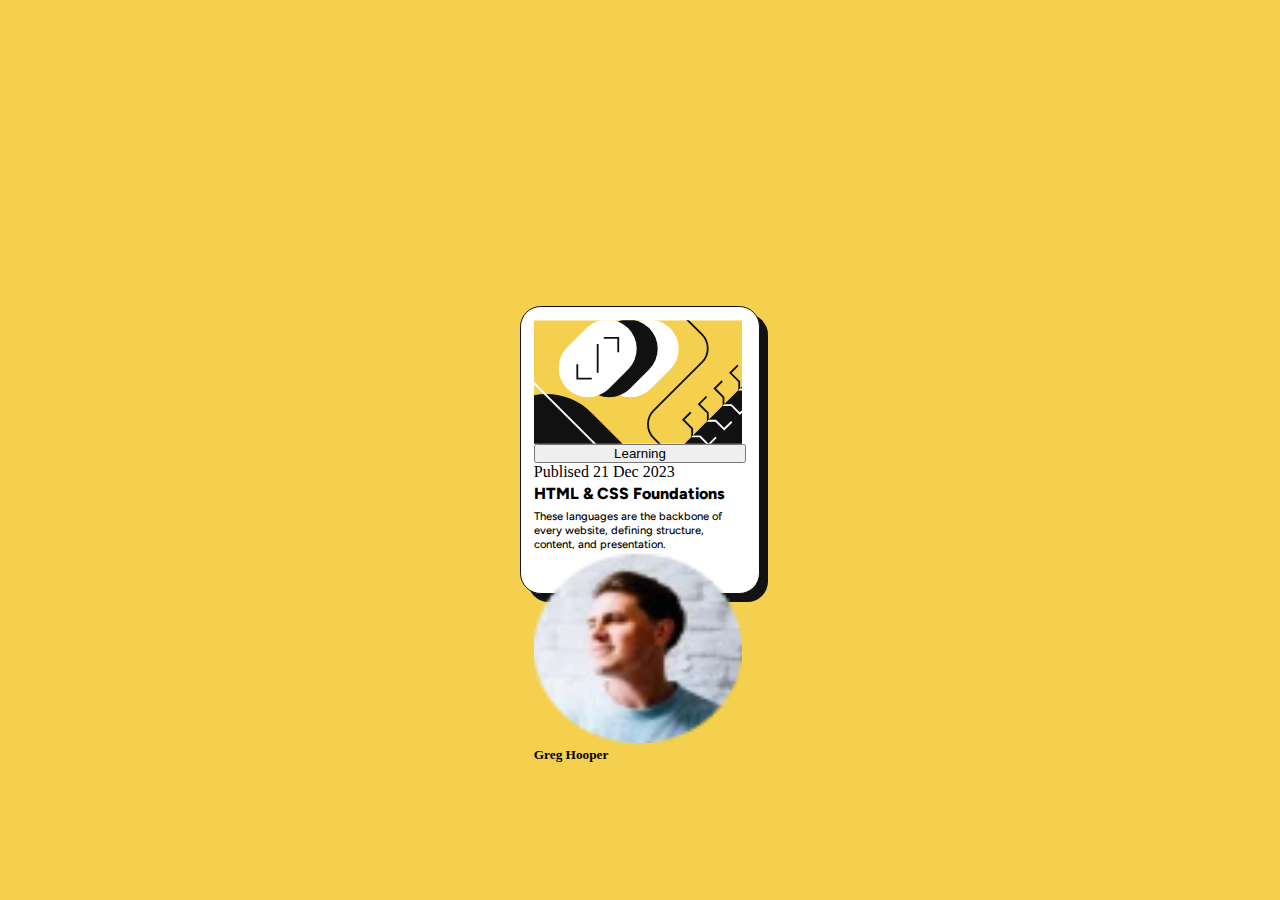
<file: index.html>
<!DOCTYPE html>
<html lang="en">
<head>
    <meta charset="UTF-8">
    <meta name="viewport" content="width=device-width, initial-scale=1.0, maximum-scale=1">
    <title>Blog Preview Card</title>

    <!-- Css File -->
     <link rel="stylesheet" href="index.css">

     

     
</head>
<body>
    <!-- Main content goes here -->
    <main class="container">
        <div class="blog_card">
            <img src="image.svg" alt="Head Image">
            <button>Learning</button>
            <span>Publised 21 Dec 2023</span>
            <h1>HTML & CSS Foundations</h1>
            <p>These languages are the backbone of every website, defining structure, content, and presentation.</p>
            <div id="info">
                <img src="man.webp" alt="man's Photo">
                <h5>Greg Hooper</h5>
            </div>
        </div>
    </main>
    
</body>
</html>
</file>
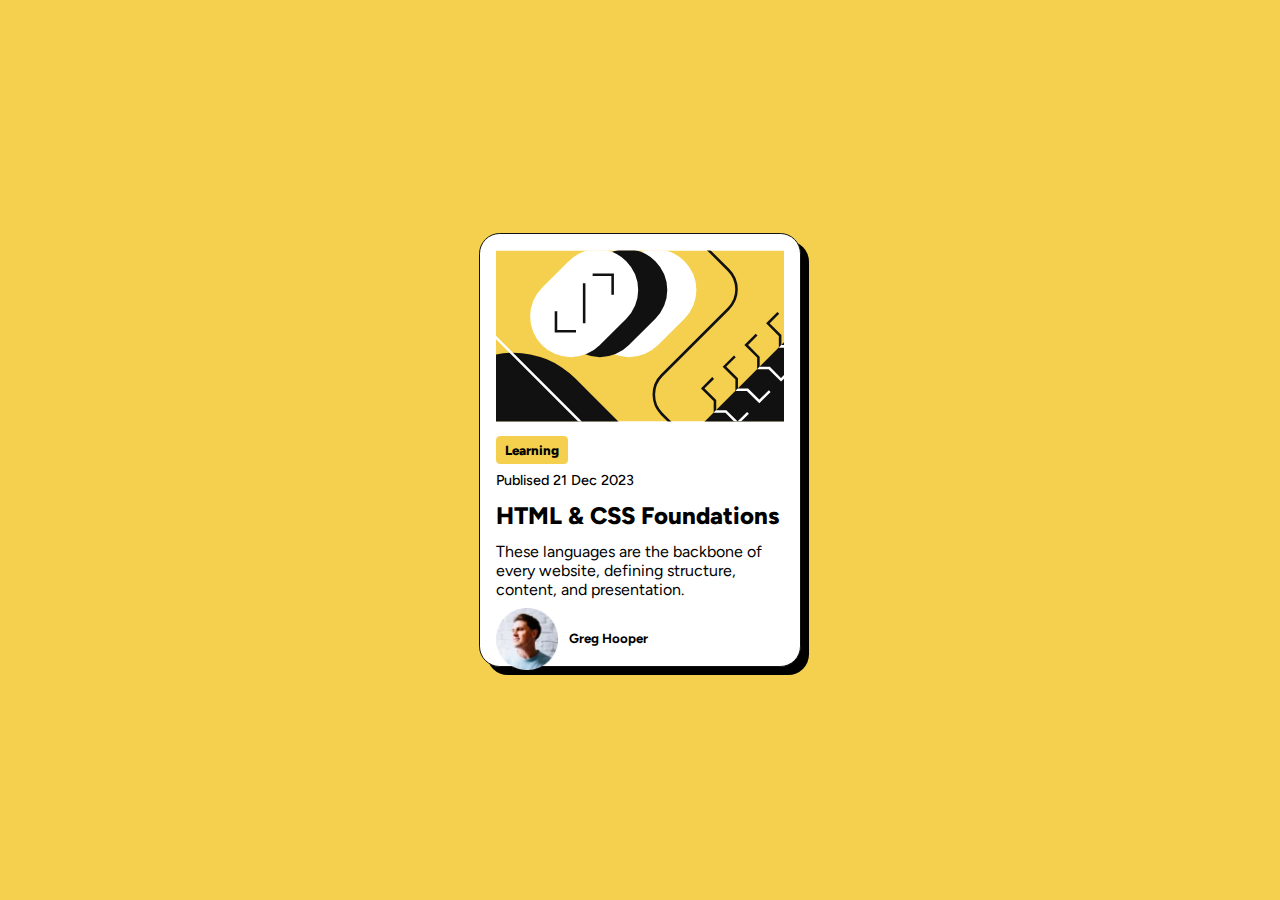
<file: blog.html>
<!DOCTYPE html>
<html lang="en">
<head>
    <meta charset="UTF-8">
    <meta name="viewport" content="width=device-width, initial-scale=1.0, maximum-scale=1">
    <title>Blog Preview Card</title>

    <!-- Css File -->
     <link rel="stylesheet" href="blog.css">

     
</head>
<body>
    <!-- Main content goes here -->
    <main class="container">
        <div class="blog_card">
            <img src="image.svg" alt="Head Image">
            <button>Learning</button>
            <span>Publised 21 Dec 2023</span>
            <h1>HTML & CSS Foundations</h1>
            <p>These languages are the backbone of every website, defining structure, content, and presentation.</p>
            <div id="info">
                <img src="man.webp" alt="man's Photo">
                <h5>Greg Hooper</h5>
            </div>
        </div>
    </main>
    
</body>
</html>
</file>
<file: index.css>
@import url('https://fonts.googleapis.com/css2?family=Figtree:ital,wght@0,300..900;1,300..900&display=swap');


:root{
    --body-bg-color: hsl(47, 88%, 63%);
    --blog-border-color: hsl(0, 0%, 7%);
    --blog-bg-color: hsl(0, 0%, 100%);
}
*{
    margin: 0;
    padding: 0;
    box-sizing: border-box;
}

body{
    background: var(--body-bg-color);
}

.container{
    min-height: 100vh;
    display: flex;
    align-items: center;
    justify-content: center;
}

.blog_card{
    border: 1px solid var(--blog-border-color);
    border-radius: 1.3em;
    padding: clamp(0.75em, 1vw, 1em);
    width: 15em;
    height: 18em;
    display: flex;
    flex-direction: column;
    box-shadow: 0.5em 0.5em  var(--blog-border-color);
    background: var(--blog-bg-color);
}

.blog_card img{
    width: 13em;
    max-height: 12em;
}

 .one{
            max-width: 28%;
           margin-block-start: clamp(0.1em,1em,0.4em);
            padding:clamp(0.2em,0.2vw,1em);
            background:var(--body-bg-color);
            border: 1px solid var(--body-bg-color);
            border-radius: 0.3em;
            font-weight: 800;
            font-family: 'Figtree', sans-serif;
            font-size: 0.7em;
        }
        
        
        
        
        
.two{
           margin-block-start: clamp(0.1em,1em,0.3em);
            font-family: 'Figtree',sans-serif;
            font-weight: 500;
            font-size: 0.7em;
}

       

h1{
           margin-block-start: clamp(0.1em,1vw,0.2em);
            font-family: 'Figtree', sans-serif;
            font-size: 1em;
            font-weight: 800;
}

 h1:hover, h1:active{
            color: var(--body-bg-color);
            cursor: pointer;
        }



p{
margin-block-start: clamp(0.3em, 1vw, 0.5em);        font-family: 'Figtree', sans-serif;
        font-size: 0.7em;
        font-weight: 500;
}



.info{
   margin-block-start: clamp(0.3em, 1vw, 0.6em);;
    display:flex;
    align-items: center;
    gap: 0.7em;
    font-family: 'Figtree',sans-serif;
    font-weight: 800;
    font-size: 0.8em;
}

.info img{
    width: 20%;
    max-height: 6vh;
}

.info p{
    font-size: 0.83em;
    font-weight: 700;
}
</file>
<file: blog.css>
@import url('https://fonts.googleapis.com/css2?family=Figtree:ital,wght@0,300..900;1,300..900&display=swap');

*{
    margin: 0;
    padding: 0;
    box-sizing: 0;
}

body{
    background: hsl(47, 88%, 63%);
}

.container{
    height: 100vh;
    display: flex;
    align-items: center;
    justify-content: center;
}

.blog_card{
    border: 1px solid hsl(0, 0%, 7%);
    border-radius: 1.3em;
    padding: 1em;
    width: 18em;
    height: 25em;
    display: flex;
    flex-direction: column;
    box-shadow: 0.5em 0.5em  black;
    background: hsl(0, 0%, 100%);
}

 button{
            width: 25%;
                        margin-top: 1em;
            padding:0.4em;
            background:hsl(47, 88%, 63%);
            border: 1px solid hsl(47, 88%, 63%);
            border-radius: 0.3em;
            font-weight: 800;
            font-family: 'Figtree', sans-serif
        }
        
        
        
        
        
span{
            margin-top: 0.5em;
            font-family: 'Figtree',sans-serif;
            font-weight: 500;
            font-size: 0.9em;
}

       

h1{
            margin-top: 0.5em;
            font-family: 'Figtree', sans-serif;
            font-size: 1.5em;
            font-weight: 800;
}

p{
        margin-top: 0.7em;
        font-family: 'Figtree', sans-serif;
        font-size: 16px;
}



#info{

    margin-top: 0.5em;
    height: 7vh;
    display:flex;
    align-items: center;
    gap: 0.7em;
    font-family: 'Figtree',sans-serif;
    font-weight: 800;
}

#info img{
    height: 100%;
}
</file>
